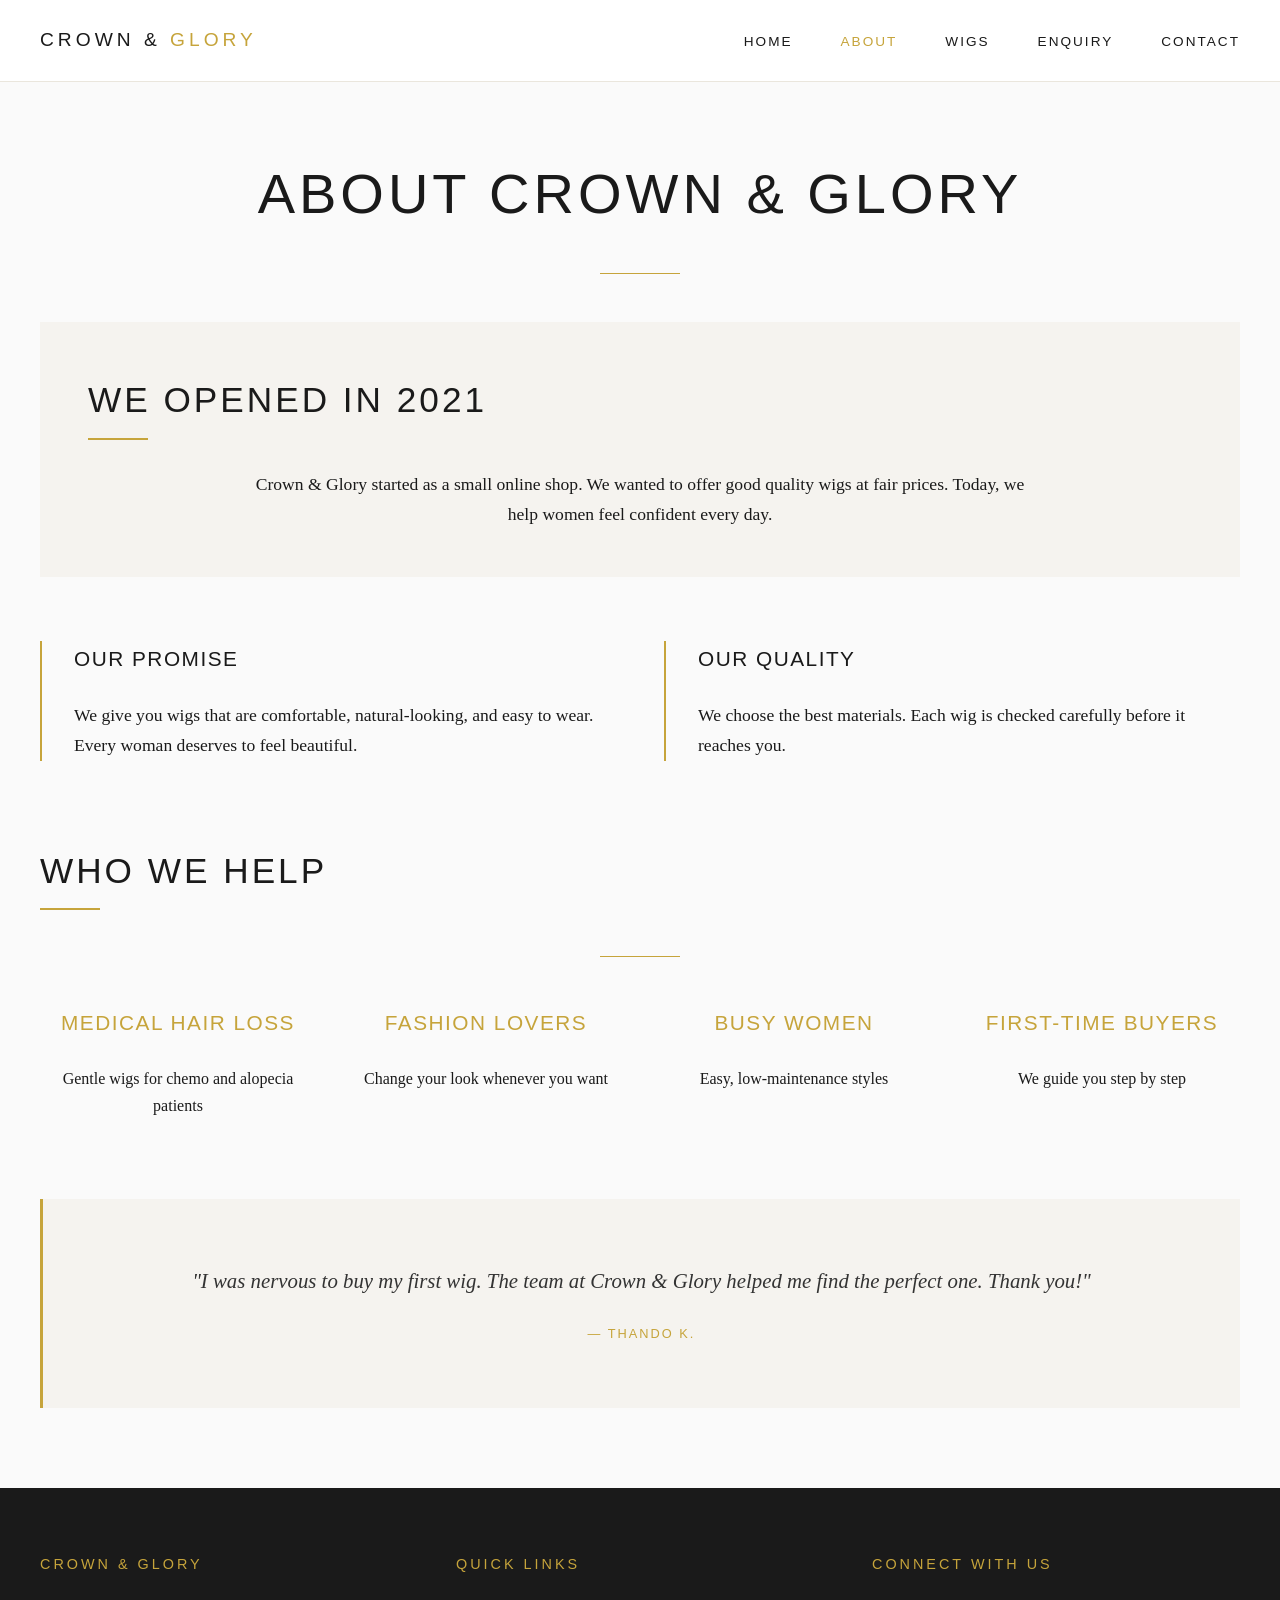
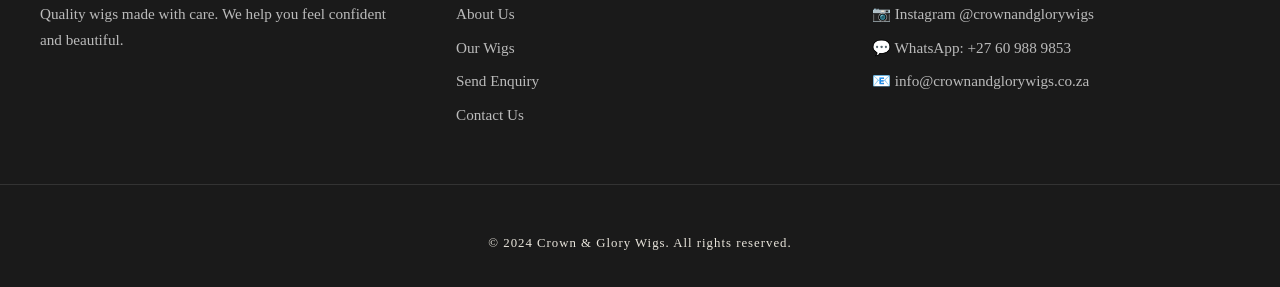
<file: about.html>
<!DOCTYPE html>
<html lang="en">
<head>
    <meta charset="UTF-8">
    <meta name="viewport" content="width=device-width, initial-scale=1.0">
    <title>Crown & Glory | About Our Wig Shop</title>
    <link rel="stylesheet" href="css/style.css">
</head>
<body>
    <nav class="navbar">
        <div class="nav-container">
            <a href="index.html" class="logo">CROWN & <span>GLORY</span></a>
            <ul class="nav-links">
                <li><a href="index.html">Home</a></li>
                <li><a href="about.html" class="active">About</a></li>
                <li><a href="products.html">Wigs</a></li>
                <li><a href="enquiry.html">Enquiry</a></li>
                <li><a href="contact.html">Contact</a></li>
            </ul>
        </div>
    </nav>

    <div class="container">
        <div style="text-align: center; margin: 4rem 0 3rem 0;">
            <h1>About Crown & Glory</h1>
            <div class="divider"></div>
        </div>
        
        <div style="background: #F5F3EF; padding: 3rem; margin: 2rem 0;">
            <h2 style="text-align: center;">We Opened in 2021</h2>
            <p style="font-size: 1.1rem; text-align: center; max-width: 800px; margin: 1rem auto 0;">Crown & Glory started as a small online shop. We wanted to offer good quality wigs at fair prices. Today, we help women feel confident every day.</p>
        </div>

        <div style="display: grid; grid-template-columns: repeat(auto-fit, minmax(350px, 1fr)); gap: 3rem; margin: 4rem 0;">
            <div style="border-left: 2px solid #C6A43B; padding-left: 2rem;">
                <h3>Our Promise</h3>
                <p style="font-family: 'Cormorant Garamond', serif; font-size: 1.1rem;">We give you wigs that are comfortable, natural-looking, and easy to wear. Every woman deserves to feel beautiful.</p>
            </div>
            <div style="border-left: 2px solid #C6A43B; padding-left: 2rem;">
                <h3>Our Quality</h3>
                <p style="font-family: 'Cormorant Garamond', serif; font-size: 1.1rem;">We choose the best materials. Each wig is checked carefully before it reaches you.</p>
            </div>
        </div>

        <div style="margin: 5rem 0;">
            <h2 style="text-align: center;">Who We Help</h2>
            <div class="divider"></div>
            <div style="display: grid; grid-template-columns: repeat(auto-fit, minmax(250px, 1fr)); gap: 2rem; margin-top: 3rem;">
                <div style="text-align: center;">
                    <h3 style="color: #C6A43B;">Medical Hair Loss</h3>
                    <p>Gentle wigs for chemo and alopecia patients</p>
                </div>
                <div style="text-align: center;">
                    <h3 style="color: #C6A43B;">Fashion Lovers</h3>
                    <p>Change your look whenever you want</p>
                </div>
                <div style="text-align: center;">
                    <h3 style="color: #C6A43B;">Busy Women</h3>
                    <p>Easy, low-maintenance styles</p>
                </div>
                <div style="text-align: center;">
                    <h3 style="color: #C6A43B;">First-Time Buyers</h3>
                    <p>We guide you step by step</p>
                </div>
            </div>
        </div>

        <div class="testimonials">
            <div class="testimonial">
                "I was nervous to buy my first wig. The team at Crown & Glory helped me find the perfect one. Thank you!"
            </div>
            <div class="testimonial-author">— Thando K.</div>
        </div>
    </div>

    <footer class="footer">
        <div class="footer-content">
            <div class="footer-section">
                <h4>CROWN & GLORY</h4>
                <p>Quality wigs made with care. We help you feel confident and beautiful.</p>
            </div>
            <div class="footer-section">
                <h4>QUICK LINKS</h4>
                <a href="about.html">About Us</a>
                <a href="products.html">Our Wigs</a>
                <a href="enquiry.html">Send Enquiry</a>
                <a href="contact.html">Contact Us</a>
            </div>
            <div class="footer-section">
                <h4>CONNECT WITH US</h4>
                <a href="#">📷 Instagram @crownandglorywigs</a>
                <a href="#">💬 WhatsApp: +27 60 988 9853</a>
                <a href="#">📧 info@crownandglorywigs.co.za</a>
            </div>
        </div>
        <div class="footer-bottom">
            <p>&copy; 2024 Crown & Glory Wigs. All rights reserved.</p>
        </div>
    </footer>
</body>
</html>
</file>
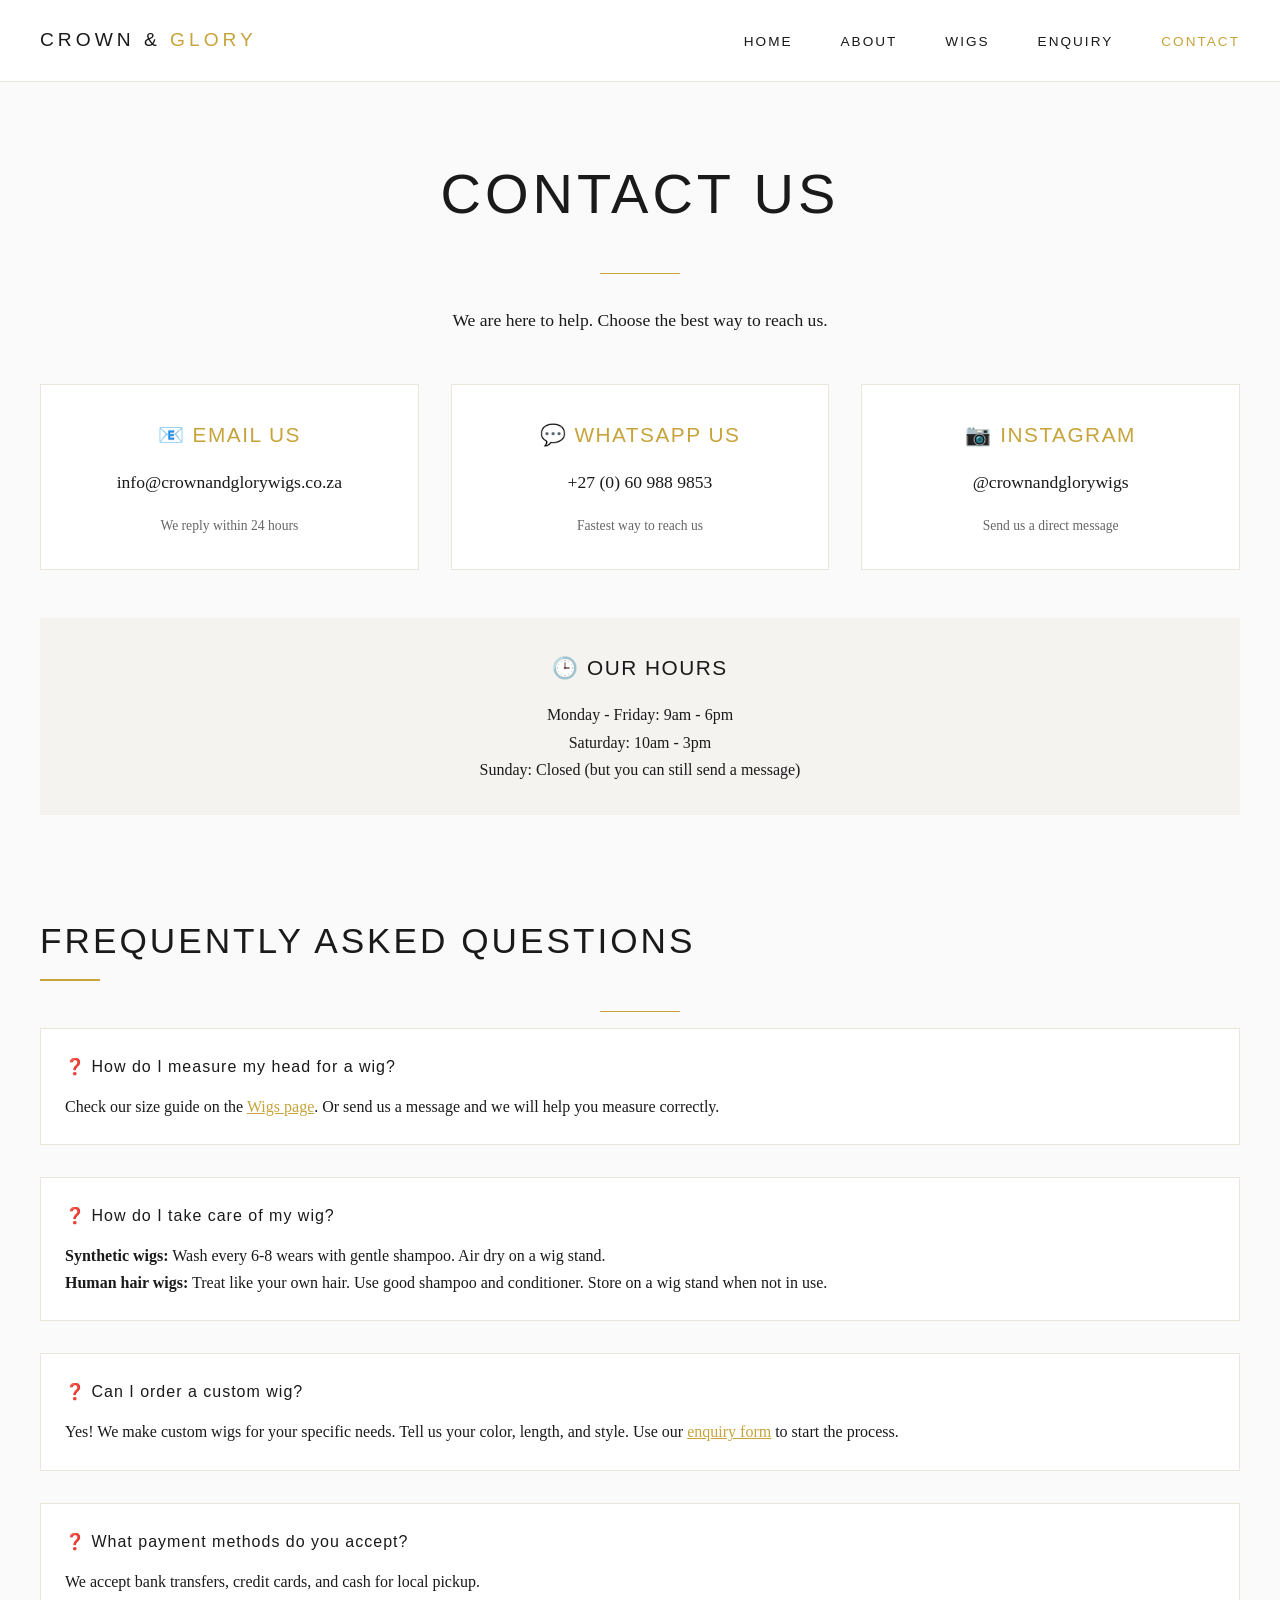
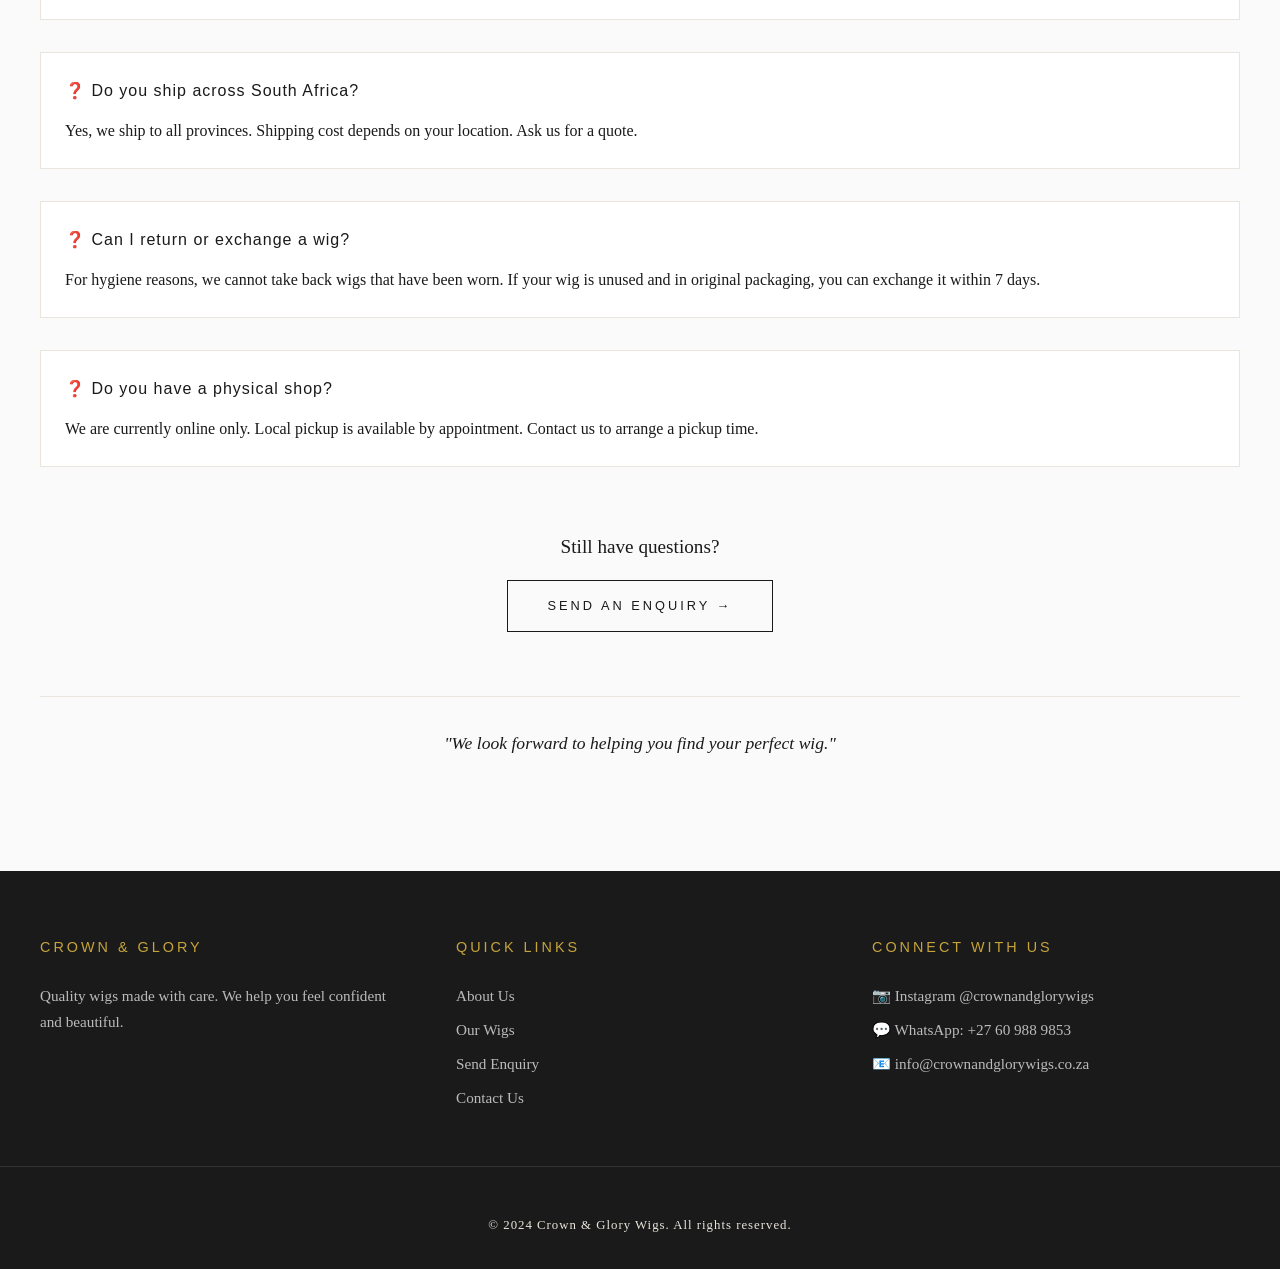
<file: contact.html>
<!DOCTYPE html>
<html lang="en">
<head>
    <meta charset="UTF-8">
    <meta name="viewport" content="width=device-width, initial-scale=1.0">
    <meta name="description" content="Contact Crown & Glory Wigs - We are here to help you find the perfect wig">
    <title>Contact Us | Crown & Glory Wigs</title>
    <link rel="stylesheet" href="css/style.css">
</head>
<body>
    <!-- Navigation -->
    <nav class="navbar">
        <div class="nav-container">
            <a href="index.html" class="logo">CROWN & <span>GLORY</span></a>
            <ul class="nav-links">
                <li><a href="index.html">Home</a></li>
                <li><a href="about.html">About</a></li>
                <li><a href="products.html">Wigs</a></li>
                <li><a href="enquiry.html">Enquiry</a></li>
                <li><a href="contact.html" class="active">Contact</a></li>
            </ul>
        </div>
    </nav>

    <div class="container">
        <!-- Page Header -->
        <div style="text-align: center; margin: 4rem 0 2rem 0;">
            <h1>Contact Us</h1>
            <div class="divider"></div>
            <p style="max-width: 600px; margin: 1rem auto 0; font-size: 1.1rem;">We are here to help. Choose the best way to reach us.</p>
        </div>
        
        <!-- Contact Options -->
        <div class="contact-info">
            <div class="contact-card">
                <h3>📧 Email Us</h3>
                <p style="font-size: 1.1rem; margin: 1rem 0;">info@crownandglorywigs.co.za</p>
                <p style="font-size: 0.85rem; color: #666;">We reply within 24 hours</p>
            </div>
            
            <div class="contact-card">
                <h3>💬 WhatsApp Us</h3>
                <p style="font-size: 1.1rem; margin: 1rem 0;">+27 (0) 60 988 9853</p>
                <p style="font-size: 0.85rem; color: #666;">Fastest way to reach us</p>
            </div>
            
            <div class="contact-card">
                <h3>📷 Instagram</h3>
                <p style="font-size: 1.1rem; margin: 1rem 0;">@crownandglorywigs</p>
                <p style="font-size: 0.85rem; color: #666;">Send us a direct message</p>
            </div>
        </div>

        <!-- Business Hours Section -->
        <div style="background: #F5F3EF; padding: 2rem; margin: 2rem 0; text-align: center;">
            <h3 style="margin-bottom: 1rem;">🕒 Our Hours</h3>
            <p style="font-size: 1rem;">Monday - Friday: 9am - 6pm</p>
            <p style="font-size: 1rem;">Saturday: 10am - 3pm</p>
            <p style="font-size: 1rem;">Sunday: Closed (but you can still send a message)</p>
        </div>

        <!-- FAQ Section -->
        <h2 style="text-align: center; margin-top: 4rem;">Frequently Asked Questions</h2>
        <div class="divider" style="margin: 1rem auto;"></div>
        
        <div class="faq-item">
            <div class="faq-question">❓ How do I measure my head for a wig?</div>
            <p>Check our size guide on the <a href="products.html" style="color: #C6A43B;">Wigs page</a>. Or send us a message and we will help you measure correctly.</p>
        </div>
        
        <div class="faq-item">
            <div class="faq-question">❓ How do I take care of my wig?</div>
            <p><strong>Synthetic wigs:</strong> Wash every 6-8 wears with gentle shampoo. Air dry on a wig stand.<br>
            <strong>Human hair wigs:</strong> Treat like your own hair. Use good shampoo and conditioner. Store on a wig stand when not in use.</p>
        </div>
        
        <div class="faq-item">
            <div class="faq-question">❓ Can I order a custom wig?</div>
            <p>Yes! We make custom wigs for your specific needs. Tell us your color, length, and style. Use our <a href="enquiry.html" style="color: #C6A43B;">enquiry form</a> to start the process.</p>
        </div>
        
        <div class="faq-item">
            <div class="faq-question">❓ What payment methods do you accept?</div>
            <p>We accept bank transfers, credit cards, and cash for local pickup.</p>
        </div>
        
        <div class="faq-item">
            <div class="faq-question">❓ Do you ship across South Africa?</div>
            <p>Yes, we ship to all provinces. Shipping cost depends on your location. Ask us for a quote.</p>
        </div>
        
        <div class="faq-item">
            <div class="faq-question">❓ Can I return or exchange a wig?</div>
            <p>For hygiene reasons, we cannot take back wigs that have been worn. If your wig is unused and in original packaging, you can exchange it within 7 days.</p>
        </div>
        
        <div class="faq-item">
            <div class="faq-question">❓ Do you have a physical shop?</div>
            <p>We are currently online only. Local pickup is available by appointment. Contact us to arrange a pickup time.</p>
        </div>

        <!-- Call to Action -->
        <div style="text-align: center; margin: 4rem 0;">
            <p style="font-size: 1.2rem; margin-bottom: 1rem;">Still have questions?</p>
            <a href="enquiry.html" class="btn-primary">Send an Enquiry →</a>
        </div>

        <!-- Quote -->
        <div style="text-align: center; padding: 2rem; border-top: 1px solid #EAE6DD;">
            <p style="font-style: italic; font-size: 1.1rem; font-family: 'Cormorant Garamond', serif;">"We look forward to helping you find your perfect wig."</p>
        </div>
    </div>

    <!-- Footer -->
    <footer class="footer">
        <div class="footer-content">
            <div class="footer-section">
                <h4>CROWN & GLORY</h4>
                <p>Quality wigs made with care. We help you feel confident and beautiful.</p>
            </div>
            <div class="footer-section">
                <h4>QUICK LINKS</h4>
                <a href="about.html">About Us</a>
                <a href="products.html">Our Wigs</a>
                <a href="enquiry.html">Send Enquiry</a>
                <a href="contact.html">Contact Us</a>
            </div>
            <div class="footer-section">
                <h4>CONNECT WITH US</h4>
                <a href="#">📷 Instagram @crownandglorywigs</a>
                <a href="#">💬 WhatsApp: +27 60 988 9853</a>
                <a href="#">📧 info@crownandglorywigs.co.za</a>
            </div>
        </div>
        <div class="footer-bottom">
            <p>&copy; 2024 Crown & Glory Wigs. All rights reserved.</p>
        </div>
    </footer>
</body>
</html>
</file>
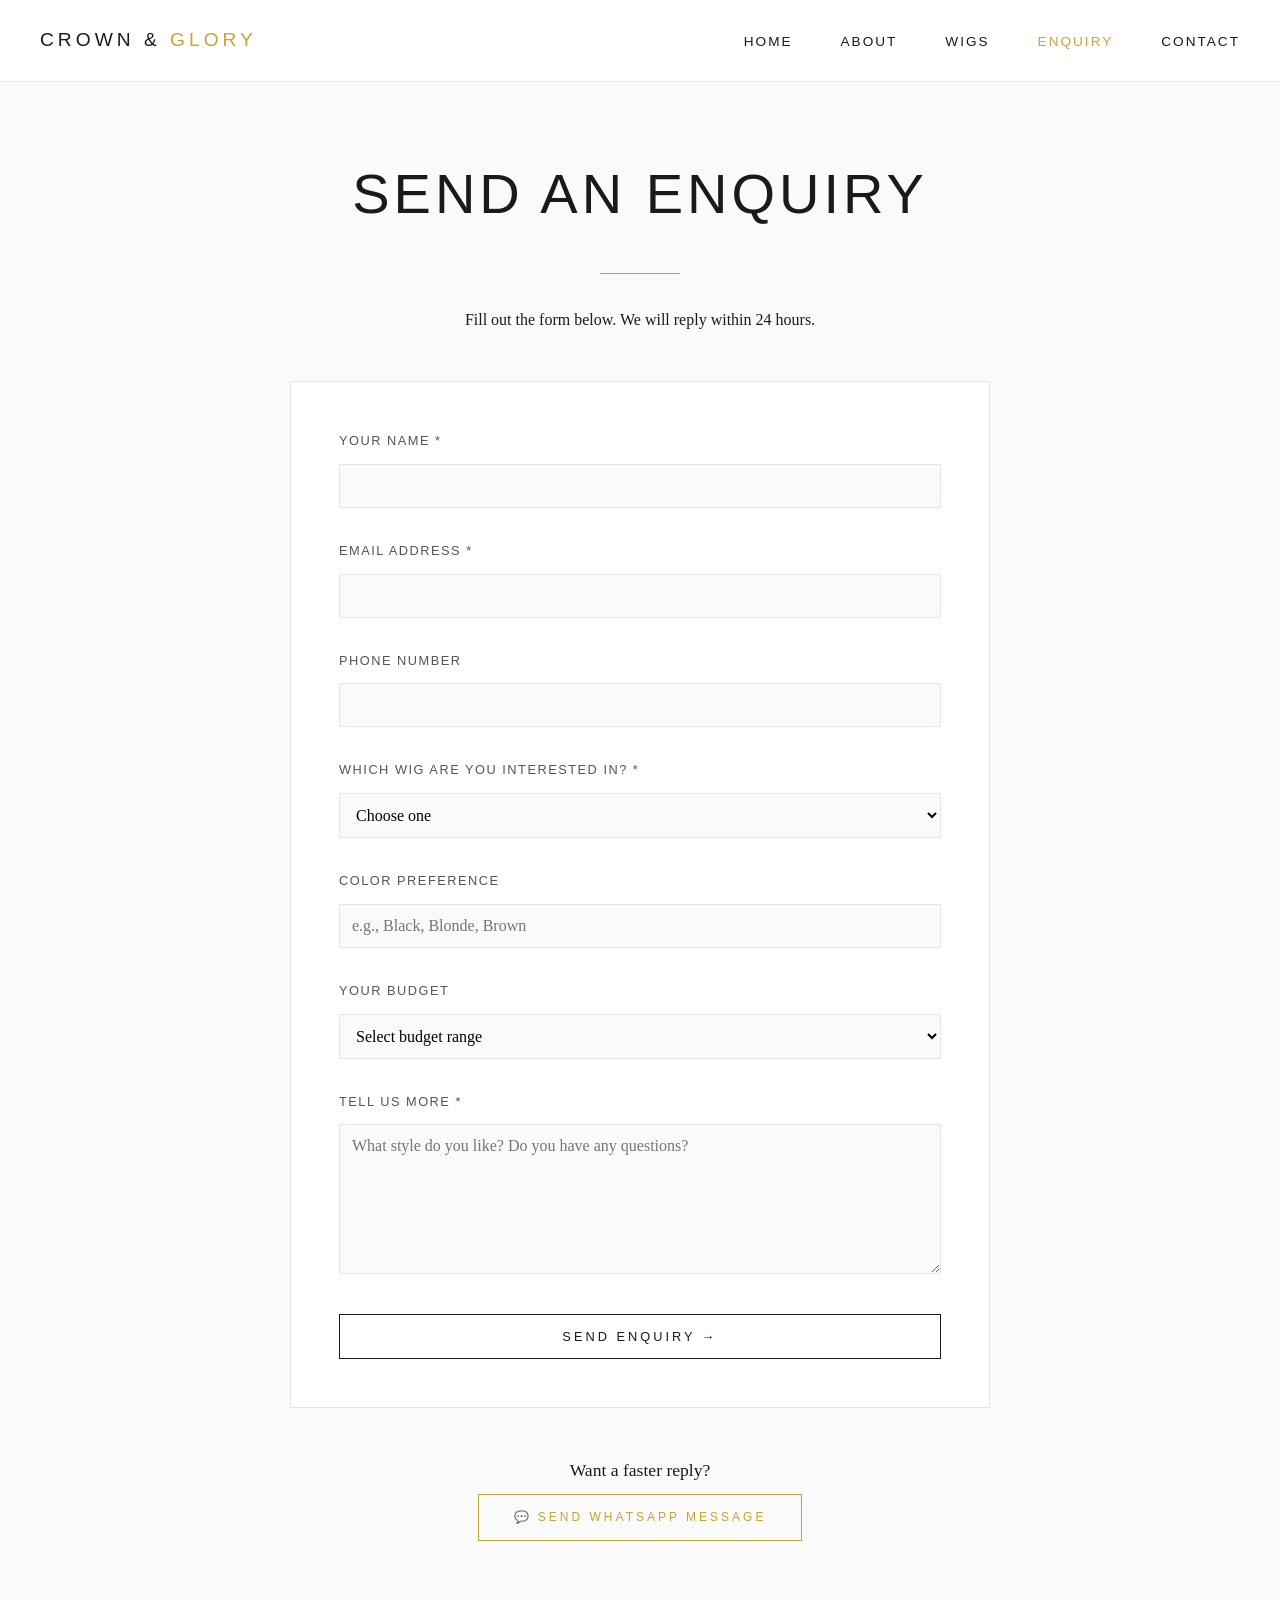
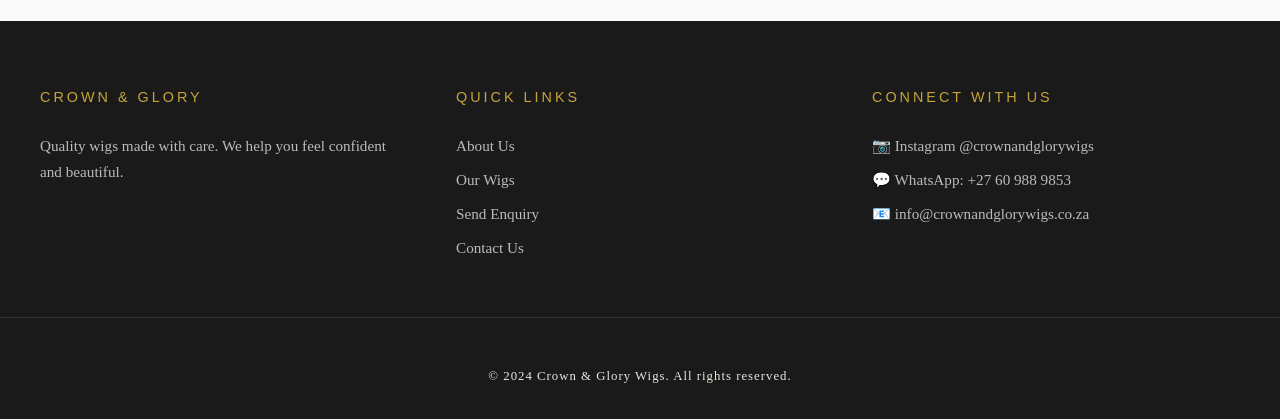
<file: enquiry.html>
<!DOCTYPE html>
<html lang="en">
<head>
    <meta charset="UTF-8">
    <meta name="viewport" content="width=device-width, initial-scale=1.0">
    <title>Crown & Glory | Send an Enquiry</title>
    <link rel="stylesheet" href="css/style.css">
</head>
<body>
    <nav class="navbar">
        <div class="nav-container">
            <a href="index.html" class="logo">CROWN & <span>GLORY</span></a>
            <ul class="nav-links">
                <li><a href="index.html">Home</a></li>
                <li><a href="about.html">About</a></li>
                <li><a href="products.html">Wigs</a></li>
                <li><a href="enquiry.html" class="active">Enquiry</a></li>
                <li><a href="contact.html">Contact</a></li>
            </ul>
        </div>
    </nav>

    <div class="container">
        <div style="text-align: center; margin: 4rem 0 2rem 0;">
            <h1>Send an Enquiry</h1>
            <div class="divider"></div>
            <p style="max-width: 600px; margin: 1rem auto 0;">Fill out the form below. We will reply within 24 hours.</p>
        </div>
        
        <div class="form-container">
            <form action="#" method="POST">
                <div class="form-group">
                    <label for="name">Your Name *</label>
                    <input type="text" id="name" name="name" required>
                </div>
                
                <div class="form-group">
                    <label for="email">Email Address *</label>
                    <input type="email" id="email" name="email" required>
                </div>
                
                <div class="form-group">
                    <label for="phone">Phone Number</label>
                    <input type="tel" id="phone" name="phone">
                </div>
                
                <div class="form-group">
                    <label for="wig-type">Which wig are you interested in? *</label>
                    <select id="wig-type" name="wig-type" required>
                        <option value="">Choose one</option>
                        <option value="lace-front">Lace Front Wig</option>
                        <option value="full-lace">Full Lace Wig</option>
                        <option value="synthetic">Synthetic Wig</option>
                        <option value="human-hair">Human Hair Wig</option>
                        <option value="custom">Custom Order</option>
                    </select>
                </div>
                
                <div class="form-group">
                    <label for="colour">Color Preference</label>
                    <input type="text" id="colour" name="colour" placeholder="e.g., Black, Blonde, Brown">
                </div>
                
                <div class="form-group">
                    <label for="budget">Your Budget</label>
                    <select id="budget" name="budget">
                        <option value="">Select budget range</option>
                        <option value="under-500">Under R500</option>
                        <option value="500-1000">R500 - R1,000</option>
                        <option value="1000-2000">R1,000 - R2,000</option>
                        <option value="2000-4000">R2,000 - R4,000</option>
                        <option value="4000+">R4,000 and above</option>
                    </select>
                </div>
                
                <div class="form-group">
                    <label for="message">Tell us more *</label>
                    <textarea id="message" name="message" placeholder="What style do you like? Do you have any questions?"></textarea>
                </div>
                
                <button type="submit" class="btn-primary" style="width: 100%;">Send Enquiry →</button>
            </form>
        </div>
        
        <div style="text-align: center; margin: 2rem 0 4rem;">
            <p style="font-family: 'Cormorant Garamond', serif; font-size: 1.1rem;">Want a faster reply?</p>
            <a href="#" class="btn-outline-gold" style="margin-top: 0.5rem;">💬 Send WhatsApp Message</a>
        </div>
    </div>

    <footer class="footer">
        <div class="footer-content">
            <div class="footer-section">
                <h4>CROWN & GLORY</h4>
                <p>Quality wigs made with care. We help you feel confident and beautiful.</p>
            </div>
            <div class="footer-section">
                <h4>QUICK LINKS</h4>
                <a href="about.html">About Us</a>
                <a href="products.html">Our Wigs</a>
                <a href="enquiry.html">Send Enquiry</a>
                <a href="contact.html">Contact Us</a>
            </div>
            <div class="footer-section">
                <h4>CONNECT WITH US</h4>
                <a href="#">📷 Instagram @crownandglorywigs</a>
                <a href="#">💬 WhatsApp: +27 60 988 9853</a>
                <a href="#">📧 info@crownandglorywigs.co.za</a>
            </div>
        </div>
        <div class="footer-bottom">
            <p>&copy; 2024 Crown & Glory Wigs. All rights reserved.</p>
        </div>
    </footer>
</body>
</html>
</file>
<file: css/style.css>
/* Reset and Base Styles - Luxury Edition */
* {
    margin: 0;
    padding: 0;
    box-sizing: border-box;
}

body {
    font-family: 'Cormorant Garamond', serif;
    color: #1A1A1A;
    line-height: 1.7;
    background-color: #FAFAFA;
    font-weight: 400;
}

h1, h2, h3, h4, h5, h6 {
    font-family: 'Montserrat', sans-serif;
    font-weight: 300;
    letter-spacing: 2px;
    margin-bottom: 1.5rem;
    text-transform: uppercase;
}

h1 {
    font-size: 3.5rem;
    font-weight: 200;
    letter-spacing: 4px;
}

h2 {
    font-size: 2.2rem;
    font-weight: 300;
    letter-spacing: 3px;
    position: relative;
    display: inline-block;
}

h2:after {
    content: '';
    position: absolute;
    bottom: -10px;
    left: 0;
    width: 60px;
    height: 2px;
    background: #C6A43B;
}

h3 {
    font-size: 1.3rem;
    font-weight: 400;
    letter-spacing: 1.5px;
}

/* Google Fonts Import - Luxury Fonts */
@import url('https://fonts.googleapis.com/css2?family=Cormorant+Garamond:wght@300;400;500;600;700&family=Montserrat:wght@200;300;400;500;600&display=swap');

/* Container */
.container {
    max-width: 1300px;
    margin: 0 auto;
    padding: 0 40px;
}

/* Navigation - Formal Luxury */
.navbar {
    background-color: rgba(255, 255, 255, 0.98);
    border-bottom: 1px solid #EAE6DD;
    position: sticky;
    top: 0;
    z-index: 1000;
    backdrop-filter: blur(10px);
}

.nav-container {
    max-width: 1300px;
    margin: 0 auto;
    padding: 1.5rem 40px;
    display: flex;
    justify-content: space-between;
    align-items: center;
    flex-wrap: wrap;
}

.logo {
    font-family: 'Montserrat', sans-serif;
    font-size: 1.2rem;
    font-weight: 300;
    letter-spacing: 4px;
    color: #1A1A1A;
    text-decoration: none;
    text-transform: uppercase;
}

.logo span {
    color: #C6A43B;
    font-weight: 400;
}

.nav-links {
    display: flex;
    gap: 3rem;
    list-style: none;
}

.nav-links a {
    text-decoration: none;
    color: #1A1A1A;
    font-family: 'Montserrat', sans-serif;
    font-weight: 400;
    font-size: 0.85rem;
    letter-spacing: 2px;
    text-transform: uppercase;
    transition: color 0.3s ease;
}

.nav-links a:hover,
.nav-links a.active {
    color: #C6A43B;
}

/* Buttons - Refined Luxury */
.btn-primary {
    display: inline-block;
    background-color: transparent;
    color: #1A1A1A;
    padding: 14px 40px;
    text-decoration: none;
    font-family: 'Montserrat', sans-serif;
    font-weight: 400;
    letter-spacing: 3px;
    text-transform: uppercase;
    font-size: 0.8rem;
    transition: all 0.4s ease;
    border: 1px solid #1A1A1A;
    cursor: pointer;
}

.btn-primary:hover {
    background-color: #1A1A1A;
    color: #FFFFFF;
    border-color: #1A1A1A;
}

.btn-secondary {
    display: inline-block;
    background-color: transparent;
    color: #C6A43B;
    padding: 10px 30px;
    text-decoration: none;
    font-family: 'Montserrat', sans-serif;
    font-weight: 400;
    letter-spacing: 2px;
    text-transform: uppercase;
    font-size: 0.75rem;
    transition: all 0.4s ease;
    border: 1px solid #C6A43B;
}

.btn-secondary:hover {
    background-color: #C6A43B;
    color: #FFFFFF;
}

.btn-outline-gold {
    display: inline-block;
    background-color: transparent;
    color: #C6A43B;
    padding: 12px 35px;
    text-decoration: none;
    font-family: 'Montserrat', sans-serif;
    font-weight: 400;
    letter-spacing: 3px;
    text-transform: uppercase;
    font-size: 0.75rem;
    transition: all 0.4s ease;
    border: 1px solid #C6A43B;
}

.btn-outline-gold:hover {
    background-color: #C6A43B;
    color: #FFFFFF;
}

/* Hero Section - Luxurious */
.hero {
    background: linear-gradient(135deg, #FAFAFA 0%, #F0EDE5 100%);
    padding: 120px 0;
    text-align: center;
    position: relative;
}

.hero:before {
    content: '';
    position: absolute;
    top: 0;
    left: 0;
    right: 0;
    height: 1px;
    background: linear-gradient(90deg, transparent, #C6A43B, transparent);
}

.hero h1 {
    font-size: 4.5rem;
    margin-bottom: 1.5rem;
    font-weight: 200;
}

.hero p {
    font-size: 1.1rem;
    margin-bottom: 2.5rem;
    color: #555;
    font-family: 'Cormorant Garamond', serif;
    font-style: italic;
    letter-spacing: 0.5px;
}

/* Product Cards - Elegant */
.featured-grid,
.products-grid {
    display: grid;
    grid-template-columns: repeat(auto-fit, minmax(320px, 1fr));
    gap: 3rem;
    margin: 3rem 0;
}

.product-card {
    background: #FFFFFF;
    overflow: hidden;
    transition: all 0.5s ease;
    border: 1px solid #EAE6DD;
}

.product-card:hover {
    transform: translateY(-8px);
    box-shadow: 0 20px 40px rgba(0,0,0,0.05);
    border-color: #C6A43B;
}

.product-image {
    width: 100%;
    height: 380px;
    object-fit: cover;
    filter: grayscale(10%);
    transition: filter 0.4s ease;
}

.product-card:hover .product-image {
    filter: grayscale(0%);
}

.product-info {
    padding: 2rem;
    text-align: center;
}

.product-title {
    font-size: 1.1rem;
    margin-bottom: 0.5rem;
    letter-spacing: 2px;
}

.product-type {
    color: #C6A43B;
    font-size: 0.8rem;
    margin-bottom: 0.5rem;
    font-family: 'Montserrat', sans-serif;
    letter-spacing: 1px;
    text-transform: uppercase;
}

.product-price {
    font-weight: 500;
    margin: 0.8rem 0;
    font-family: 'Cormorant Garamond', serif;
    font-size: 1.2rem;
    color: #1A1A1A;
}

/* Form Styles - Refined */
.form-container {
    max-width: 700px;
    margin: 3rem auto;
    padding: 3rem;
    background: #FFFFFF;
    border: 1px solid #EAE6DD;
}

.form-group {
    margin-bottom: 2rem;
}

.form-group label {
    display: block;
    margin-bottom: 0.75rem;
    font-family: 'Montserrat', sans-serif;
    font-weight: 400;
    letter-spacing: 1.5px;
    font-size: 0.8rem;
    text-transform: uppercase;
    color: #555;
}

.form-group input,
.form-group select,
.form-group textarea {
    width: 100%;
    padding: 12px;
    border: 1px solid #EAE6DD;
    background: #FAFAFA;
    font-family: 'Cormorant Garamond', serif;
    font-size: 1rem;
    transition: border-color 0.3s ease;
}

.form-group input:focus,
.form-group select:focus,
.form-group textarea:focus {
    outline: none;
    border-color: #C6A43B;
}

.form-group textarea {
    height: 150px;
}

/* Footer - Luxurious Formal */
.footer {
    background-color: #1A1A1A;
    color: #EAE6DD;
    padding: 4rem 0 2rem 0;
    margin-top: 5rem;
}

.footer-content {
    max-width: 1300px;
    margin: 0 auto;
    padding: 0 40px;
    display: grid;
    grid-template-columns: repeat(auto-fit, minmax(280px, 1fr));
    gap: 3rem;
}

.footer-section h4 {
    font-size: 0.9rem;
    letter-spacing: 3px;
    margin-bottom: 1.5rem;
    color: #C6A43B;
}

.footer-section p,
.footer-section a {
    font-family: 'Cormorant Garamond', serif;
    font-size: 0.95rem;
    color: #BBB;
    text-decoration: none;
    display: block;
    margin-bottom: 0.5rem;
    transition: color 0.3s ease;
}

.footer-section a:hover {
    color: #C6A43B;
}

.footer-bottom {
    text-align: center;
    padding-top: 3rem;
    margin-top: 3rem;
    border-top: 1px solid #333;
    font-size: 0.8rem;
    letter-spacing: 1px;
}

/* Responsive Design */
@media (max-width: 768px) {
    .nav-container {
        flex-direction: column;
        gap: 1.5rem;
        padding: 1rem 20px;
    }
    
    .nav-links {
        gap: 1.5rem;
        flex-wrap: wrap;
        justify-content: center;
    }
    
    .hero {
        padding: 80px 0;
    }
    
    .hero h1 {
        font-size: 2.5rem;
    }
    
    .products-grid {
        grid-template-columns: 1fr;
        gap: 2rem;
    }
    
    .container {
        padding: 0 20px;
    }
}

/* Testimonials - Elegant */
.testimonials {
    background-color: #F5F3EF;
    padding: 4rem;
    margin: 4rem 0;
    text-align: center;
    border-left: 3px solid #C6A43B;
}

.testimonial {
    font-family: 'Cormorant Garamond', serif;
    font-size: 1.3rem;
    font-style: italic;
    color: #333;
}

.testimonial-author {
    margin-top: 1.5rem;
    font-family: 'Montserrat', sans-serif;
    font-size: 0.8rem;
    letter-spacing: 2px;
    text-transform: uppercase;
    color: #C6A43B;
}

/* FAQ Section - Formal */
.faq-item {
    margin-bottom: 2rem;
    padding: 1.5rem;
    background: #FFFFFF;
    border: 1px solid #EAE6DD;
    transition: all 0.3s ease;
}

.faq-item:hover {
    border-color: #C6A43B;
}

.faq-question {
    font-family: 'Montserrat', sans-serif;
    font-weight: 500;
    letter-spacing: 1px;
    margin-bottom: 0.8rem;
    color: #1A1A1A;
}

/* Contact Info - Refined */
.contact-info {
    display: grid;
    grid-template-columns: repeat(auto-fit, minmax(280px, 1fr));
    gap: 2rem;
    margin: 3rem 0;
}

.contact-card {
    text-align: center;
    padding: 2rem;
    background: #FFFFFF;
    border: 1px solid #EAE6DD;
    transition: all 0.3s ease;
}

.contact-card:hover {
    border-color: #C6A43B;
    transform: translateY(-5px);
}

.contact-card h3 {
    color: #C6A43B;
    margin-bottom: 1rem;
}

/* Divider Lines */
.divider {
    width: 80px;
    height: 1px;
    background: #C6A43B;
    margin: 2rem auto;
}

/* Category Filter */
.filter-group {
    display: flex;
    gap: 1.5rem;
    justify-content: center;
    margin: 3rem 0;
    flex-wrap: wrap;
}

.filter-btn {
    background: none;
    border: none;
    font-family: 'Montserrat', sans-serif;
    font-size: 0.75rem;
    letter-spacing: 2px;
    text-transform: uppercase;
    color: #777;
    cursor: pointer;
    padding: 8px 0;
    transition: color 0.3s ease;
}

.filter-btn:hover,
.filter-btn.active {
    color: #C6A43B;
}
</file>
